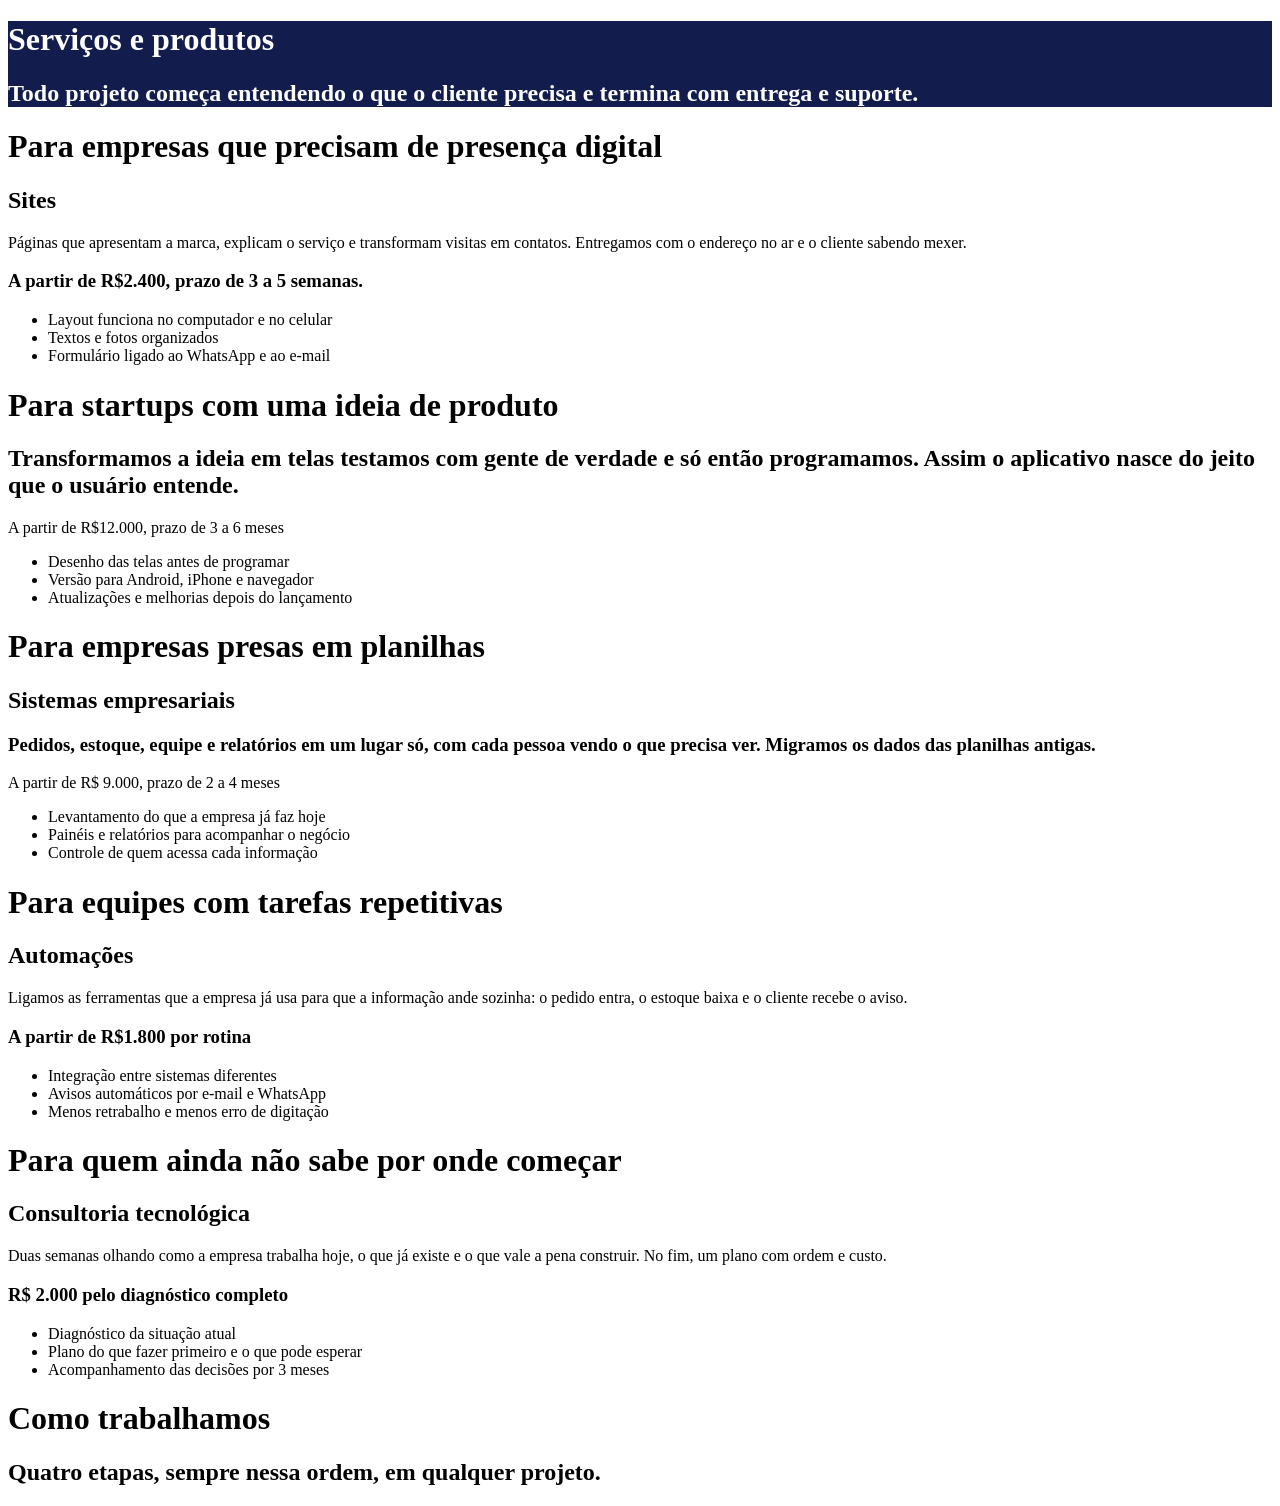
<file: serviços/index.html>
<!DOCTYPE html>
<html lang="en">
<head>
    <meta charset="UTF-8">
    <meta name="viewport" content="width=device-width, initial-scale=1.0">
    <title>Document</title>
    <link rel="stylesheet" href="style.css">
</head>
<body>
    <nav class="navbar">
        
    </nav>
    <div class="servicosEProdutos">
        <h1>Serviços e produtos</h1>
        <h2>Todo projeto começa entendendo o que o cliente precisa e termina com
             entrega e suporte.</h2>
    </div>
    <div class="sites">
        <h1>Para empresas que precisam de presença digital</h1>
        <h2>Sites</h2>
        <p>Páginas que apresentam a marca, explicam o serviço e
            transformam visitas em contatos. Entregamos com o 
            endereço no ar e o cliente sabendo mexer.</p>

            <h3>A partir de R$2.400, prazo de 3 a 5 semanas.</h3>

            <ul>
                <li>Layout funciona no computador e no celular</li>
                <li>Textos e fotos organizados</li>
                <li>Formulário ligado ao WhatsApp e ao e-mail</li>
            </ul>
    </div>
    <div class="aplicativos">
        <h1>Para startups com uma ideia de produto</h1>
        <h2>Transformamos a ideia em telas testamos com gente de
            verdade e só então programamos. Assim o aplicativo nasce
            do jeito que o usuário entende.
        </h2>
        <p>A partir de R$12.000, prazo de 3 a 6 meses</p>
        <ul>
            <li>Desenho das telas antes de programar</li>
            <li>Versão para Android, iPhone e navegador</li>
            <li>Atualizações e melhorias depois do lançamento</li>
        </ul>
    </div>
        <div class="sistemasEmpresariais">
            <h1>Para empresas presas em planilhas</h1>
            <h2>Sistemas empresariais</h2>
            <h3>Pedidos, estoque, equipe e relatórios em um lugar só, com
                cada pessoa vendo o que precisa ver. Migramos os dados das
                 planilhas antigas.</h3>
                 <p>A partir de R$ 9.000, prazo de 2 a 4 meses</p>
                 <ul>
                    <li>Levantamento do que a empresa já faz hoje</li>
                    <li>Painéis e relatórios para acompanhar o negócio</li>
                    <li>Controle de quem acessa cada informação</li>
                 </ul>
        </div>
        <div class="automacoes">
            <h1>Para equipes com tarefas repetitivas</h1>
            <h2>Automações</h2>
            <p>Ligamos as ferramentas que a empresa já usa para que a
                informação ande sozinha: o pedido entra, o estoque baixa e o
                cliente recebe o aviso.
            </p>
            <h3>A partir de R$1.800 por rotina</h3>
            <ul>
                <li>Integração entre sistemas diferentes</li>
                <li>Avisos automáticos por e-mail e WhatsApp</li>
                <li>Menos retrabalho e menos erro de digitação</li>
            </ul>
        </div>
        <div class="consultoriaTecnologica">
            <h1>Para quem ainda não sabe por onde começar</h1>
            <h2>Consultoria tecnológica</h2>
            <p>Duas semanas olhando como a empresa trabalha hoje, o que
                 já existe e o que vale a pena construir. No fim, um plano com
                  ordem e custo.</p>
                  <h3>R$ 2.000 pelo diagnóstico completo</h3>
                  <ul>
                    <li>Diagnóstico da situação atual</li>
                    <li>Plano do que fazer primeiro e o que pode esperar</li>
                    <li>Acompanhamento das decisões por 3 meses</li>
                  </ul>
        </div>
        <div class="comoTrabalhamos">
            <h1>Como trabalhamos</h1>
            <h2>Quatro etapas, sempre nessa ordem, em qualquer projeto.</h2>
            
        </div>
    <footer>

    </footer>
</body>
</html>
</file>
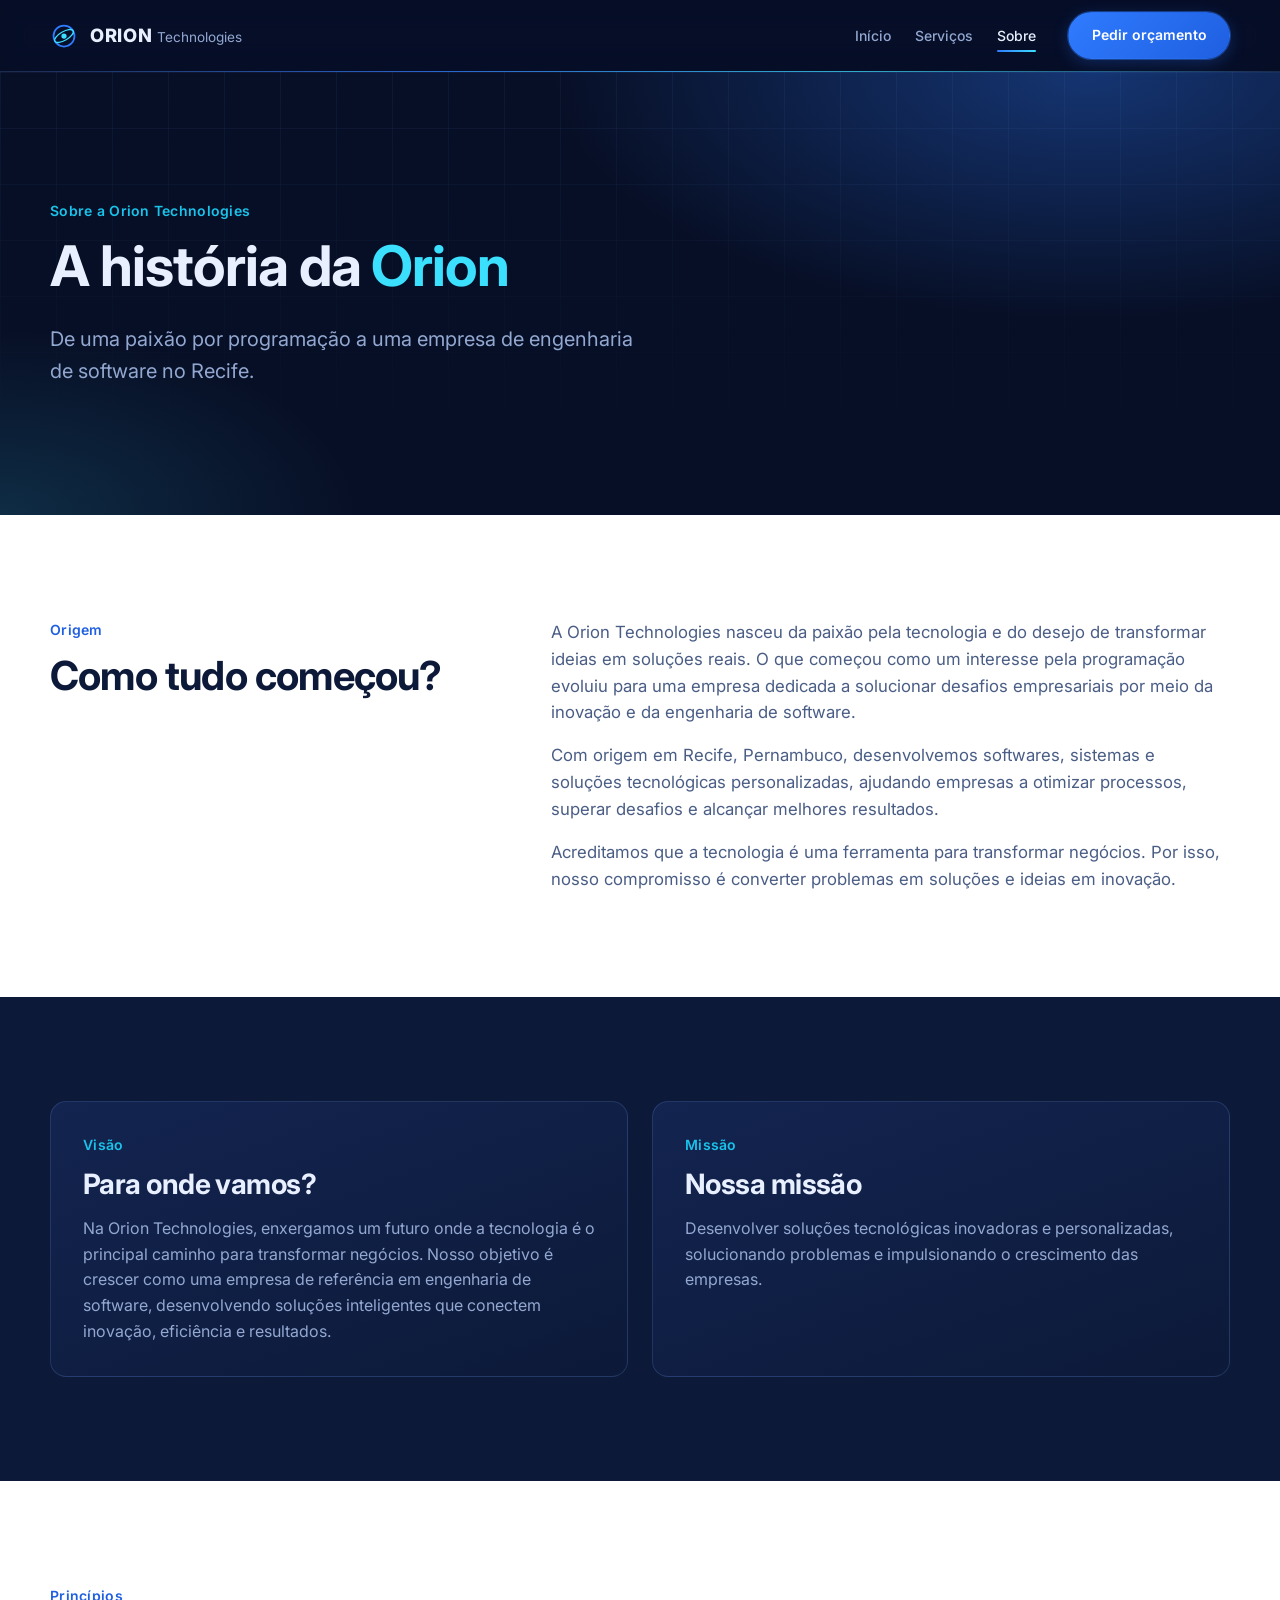
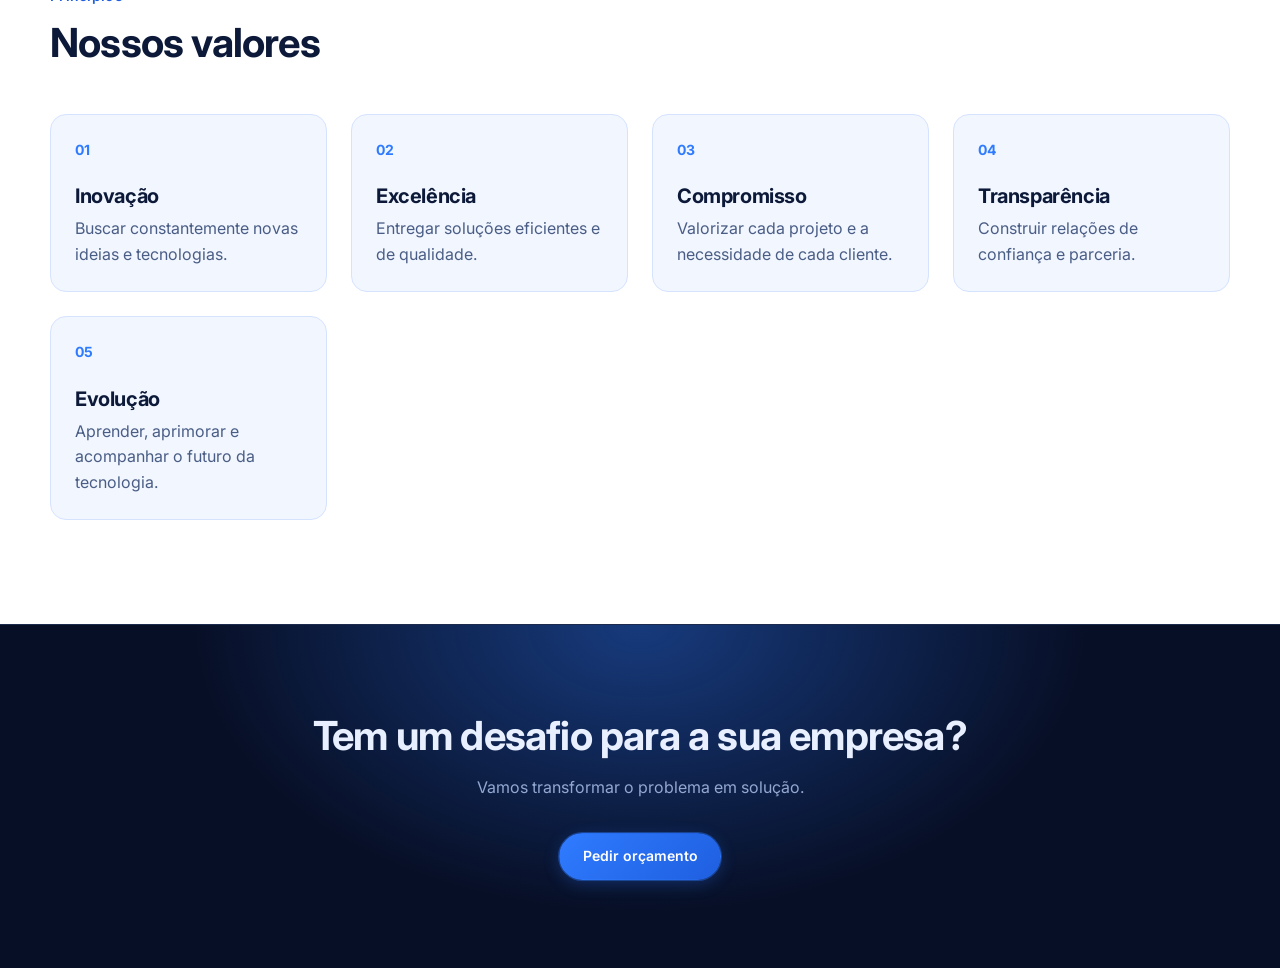
<file: sobre/index.html>
<!DOCTYPE html>
<html lang="pt-BR">
<head>
    <meta charset="UTF-8">
    <meta name="viewport" content="width=device-width, initial-scale=1.0">
    <title>Sobre | ORION Technologies</title>
    <meta name="description" content="Conheça a história, a missão e os valores da Orion Technologies, empresa de engenharia de software do Recife.">

    <link rel="preconnect" href="https://fonts.googleapis.com">
    <link rel="preconnect" href="https://fonts.gstatic.com" crossorigin>
    <link href="https://fonts.googleapis.com/css2?family=Inter:wght@400;500;600;700;800&display=swap" rel="stylesheet">
    <link rel="stylesheet" href="../base.css">
    <link rel="stylesheet" href="style.css">
</head>
<body>
    <header class="navbar">
        <div class="container navbar__inner">

            <a href="../inicio/index.html" class="navbar__logo" aria-label="ORION Technologies - página inicial">
                <svg class="navbar__logo-mark" viewBox="0 0 32 32" fill="none" aria-hidden="true">
                    <circle cx="16" cy="16" r="12" stroke="#2f7bff" stroke-width="2"/>
                    <ellipse cx="16" cy="16" rx="12" ry="5" transform="rotate(-30 16 16)" stroke="#3be0ff" stroke-width="1.5"/>
                    <circle cx="16" cy="16" r="3" fill="#3be0ff"/>
                </svg>
                <span>ORION <small>Technologies</small></span>
            </a>

            <button class="navbar__toggle" type="button"
                    aria-expanded="false" aria-controls="navbar-menu" aria-label="Abrir menu">
                <span class="navbar__toggle-bar"></span>
            </button>

            <div class="navbar__menu" id="navbar-menu">
                <nav aria-label="Navegação principal">
                    <ul class="navbar__links">
                        <li><a class="navbar__link" href="../inicio/index.html">Início</a></li>
                        <li><a class="navbar__link" href="../serviços/index.html">Serviços</a></li>
                        <li><a class="navbar__link" href="../sobre/index.html" aria-current="page">Sobre</a></li>
                    </ul>
                </nav>
                <a class="btn btn-primary"
                   href="https://wa.me/5581999999999?text=Olá!%20Gostaria%20de%20pedir%20um%20orçamento."
                   target="_blank" rel="noopener">Pedir orçamento</a>
            </div>

        </div>
    </header>

    <main>
        <section class="hero">
            <div class="container">
                <p class="eyebrow">Sobre a Orion Technologies</p>
                <h1>A história da <span class="hero__accent">Orion</span></h1>
                <p class="hero__lead">De uma paixão por programação a uma empresa de engenharia de software no Recife.</p>
            </div>
        </section>

        <!-- Como tudo começou -->
        <section class="section section--light">
            <div class="container split">
                <div>
                    <p class="eyebrow">Origem</p>
                    <h2>Como tudo começou?</h2>
                </div>
                <div class="prose">
                    <p>A Orion Technologies nasceu da paixão pela tecnologia e do desejo de transformar ideias em soluções reais. O que começou como um interesse pela programação evoluiu para uma empresa dedicada a solucionar desafios empresariais por meio da inovação e da engenharia de software.</p>
                    <p>Com origem em Recife, Pernambuco, desenvolvemos softwares, sistemas e soluções tecnológicas personalizadas, ajudando empresas a otimizar processos, superar desafios e alcançar melhores resultados.</p>
                    <p>Acreditamos que a tecnologia é uma ferramenta para transformar negócios. Por isso, nosso compromisso é converter problemas em soluções e ideias em inovação.</p>
                </div>
            </div>
        </section>

        <!-- Visão e missão -->
        <section class="section section--dark">
            <div class="container cards-2">
                <article class="panel">
                    <p class="eyebrow">Visão</p>
                    <h2>Para onde vamos?</h2>
                    <p>Na Orion Technologies, enxergamos um futuro onde a tecnologia é o principal caminho para transformar negócios. Nosso objetivo é crescer como uma empresa de referência em engenharia de software, desenvolvendo soluções inteligentes que conectem inovação, eficiência e resultados.</p>
                </article>
                <article class="panel">
                    <p class="eyebrow">Missão</p>
                    <h2>Nossa missão</h2>
                    <p>Desenvolver soluções tecnológicas inovadoras e personalizadas, solucionando problemas e impulsionando o crescimento das empresas.</p>
                </article>
            </div>
        </section>

        <!-- Valores -->
        <section class="section section--light">
            <div class="container">
                <div class="section__head">
                    <p class="eyebrow">Princípios</p>
                    <h2>Nossos valores</h2>
                </div>
                <ul class="values">
                    <li class="value">
                        <span class="value__num">01</span>
                        <h3>Inovação</h3>
                        <p>Buscar constantemente novas ideias e tecnologias.</p>
                    </li>
                    <li class="value">
                        <span class="value__num">02</span>
                        <h3>Excelência</h3>
                        <p>Entregar soluções eficientes e de qualidade.</p>
                    </li>
                    <li class="value">
                        <span class="value__num">03</span>
                        <h3>Compromisso</h3>
                        <p>Valorizar cada projeto e a necessidade de cada cliente.</p>
                    </li>
                    <li class="value">
                        <span class="value__num">04</span>
                        <h3>Transparência</h3>
                        <p>Construir relações de confiança e parceria.</p>
                    </li>
                    <li class="value">
                        <span class="value__num">05</span>
                        <h3>Evolução</h3>
                        <p>Aprender, aprimorar e acompanhar o futuro da tecnologia.</p>
                    </li>
                </ul>
            </div>
        </section>

        <section class="cta">
            <div class="container cta__inner">
                <h2>Tem um desafio para a sua empresa?</h2>
                <p>Vamos transformar o problema em solução.</p>
                <a class="btn btn-primary"
                   href="https://wa.me/5581999999999?text=Olá!%20Gostaria%20de%20pedir%20um%20orçamento."
                   target="_blank" rel="noopener">Pedir orçamento</a>
            </div>
        </section>

    </main>

    <script src="../nav.js"></script>
</body>
</html>
</file>
<file: serviços/style.css>
.servicosEProdutos{
    background-color: rgb(18, 29, 78);
    color: white
}
.sites{

}
.aplicativos{

}
.sistemasEmpresariais{

}
.automacoes{

}
.consultoriaTecnologica{

}
.comoTrabalhamos{

}
</file>
<file: base.css>
:root {
    /* Azul Orion (cor principal) */
    --orion-50:  #eaf2ff;
    --orion-100: #cfe0ff;
    --orion-300: #7aa9ff;
    --orion-500: #2f7bff;   /* azul elétrico — cor de marca */
    --orion-600: #1f5fe0;
    --orion-700: #1747b0;

    /* Ciano (acento tecnológico, usar com moderação) */
    --accent-400: #3be0ff;
    --accent-500: #19c3ea;

    /* Fundos: azul-marinho profundo, em camadas */
    --bg-base:     #070f26;
    --bg-surface:  #0c1938;
    --bg-elevated: #132450;
    --border:      rgba(122, 169, 255, 0.18);
    --border-strong: rgba(122, 169, 255, 0.35);

    /* Texto */
    --text:        #e8efff;
    --text-muted:  #93a8d1;
    --text-on-brand: #ffffff;

    /* Estados */
    --success: #34d399;
    --warning: #fbbf24;
    --danger:  #f87171;

    /* Tipografia */
    --font-sans: "Inter", system-ui, -apple-system, "Segoe UI", Roboto, sans-serif;
    --text-sm:   0.875rem;
    --text-base: 1rem;
    --text-lg:   1.25rem;
    --text-xl:   1.75rem;
    --text-2xl:  2.5rem;
    --text-3xl:  3.5rem;

    /* Espaçamento (escala de 4px) */
    --space-1: 0.25rem;
    --space-2: 0.5rem;
    --space-3: 0.75rem;
    --space-4: 1rem;
    --space-6: 1.5rem;
    --space-8: 2rem;
    --space-12: 3rem;
    --space-16: 4rem;

    /* Forma e efeitos */
    --radius-sm: 6px;
    --radius-md: 10px;
    --radius-lg: 16px;
    --radius-full: 999px;
    --glow-brand: 0 0 0 1px rgba(47, 123, 255, 0.5), 0 8px 28px rgba(47, 123, 255, 0.35);
    --transition: 180ms ease;

    /* Layout */
    --container: 1180px;
    --navbar-height: 72px;
}
*,
*::before,
*::after {
    box-sizing: border-box;
}

* {
    margin: 0;
}

html {
    scroll-behavior: smooth;
    scroll-padding-top: var(--navbar-height);
    -webkit-text-size-adjust: 100%;
}

body {
    min-height: 100vh;
    font-family: var(--font-sans);
    font-size: var(--text-base);
    line-height: 1.6;
    color: var(--text);
    background-color: var(--bg-base);
    -webkit-font-smoothing: antialiased;
}

img,
svg,
video {
    display: block;
    max-width: 100%;
}

ul {
    padding: 0;
    list-style: none;
}

a {
    color: inherit;
    text-decoration: none;
}

button,
input,
textarea,
select {
    font: inherit;
    color: inherit;
}

button {
    cursor: pointer;
}

/* Foco visível para teclado (acessibilidade) */
:focus-visible {
    outline: 2px solid var(--accent-400);
    outline-offset: 3px;
    border-radius: var(--radius-sm);
}

/* ---------- Tipografia ---------- */
h1, h2, h3, h4 {
    line-height: 1.15;
    letter-spacing: -0.02em;
    font-weight: 700;
}

h1 { font-size: clamp(var(--text-2xl), 5vw, var(--text-3xl)); }
h2 { font-size: clamp(1.75rem, 3.5vw, var(--text-2xl)); }
h3 { font-size: var(--text-xl); }
h4 { font-size: var(--text-lg); }

p {
    max-width: 68ch;
    color: var(--text-muted);
}

/* ---------- Utilitários de layout ---------- */
.container {
    width: min(100% - 2 * var(--space-6), var(--container));
    margin-inline: auto;
}

.sr-only {
    position: absolute;
    width: 1px;
    height: 1px;
    overflow: hidden;
    clip: rect(0, 0, 0, 0);
    white-space: nowrap;
}

/* ---------- Botões ---------- */
.btn {
    display: inline-flex;
    align-items: center;
    justify-content: center;
    gap: var(--space-2);
    padding: 0.7rem 1.4rem;
    font-size: var(--text-sm);
    font-weight: 600;
    border: 1px solid transparent;
    border-radius: var(--radius-full);
    transition: transform var(--transition), box-shadow var(--transition),
                background-color var(--transition), border-color var(--transition);
}

.btn:active {
    transform: translateY(1px);
}

.btn-primary {
    color: var(--text-on-brand);
    background: linear-gradient(135deg, var(--orion-500), var(--orion-600));
    box-shadow: 0 0 0 1px rgba(47, 123, 255, 0.4), 0 4px 16px rgba(47, 123, 255, 0.25);
}

.btn-primary:hover {
    box-shadow: var(--glow-brand);
    transform: translateY(-1px);
}

.btn-outline {
    color: var(--text);
    border-color: var(--border-strong);
    background: transparent;
}

.btn-outline:hover {
    border-color: var(--accent-400);
    background: rgba(59, 224, 255, 0.08);
}


.navbar {
    position: sticky;
    top: 0;
    z-index: 100;
    height: var(--navbar-height);
    background: rgba(7, 15, 38, 0.72);
    backdrop-filter: blur(14px) saturate(140%);
    -webkit-backdrop-filter: blur(14px) saturate(140%);
    border-bottom: 1px solid var(--border);
}

/* Linha de luz na base da navbar */
.navbar::after {
    content: "";
    position: absolute;
    inset: auto 0 -1px 0;
    height: 1px;
    background: linear-gradient(90deg, transparent, var(--orion-500), var(--accent-400), transparent);
    opacity: 0.7;
}

.navbar__inner {
    display: flex;
    align-items: center;
    justify-content: space-between;
    gap: var(--space-8);
    height: 100%;
}

/* Logo */
.navbar__logo {
    display: inline-flex;
    align-items: center;
    gap: var(--space-3);
    font-size: 1.15rem;
    font-weight: 800;
    letter-spacing: 0.04em;
}

.navbar__logo-mark {
    width: 28px;
    height: 28px;
    flex-shrink: 0;
}

.navbar__logo small {
    font-size: 0.85rem;
    font-weight: 400;
    letter-spacing: 0;
    color: var(--text-muted);
}

/* Links */
.navbar__menu {
    display: flex;
    align-items: center;
    gap: var(--space-8);
    margin-left: auto;
}

.navbar__links {
    display: flex;
    align-items: center;
    gap: var(--space-6);
}

.navbar__link {
    position: relative;
    padding: var(--space-2) 0;
    font-size: var(--text-sm);
    font-weight: 500;
    color: var(--text-muted);
    transition: color var(--transition);
}

.navbar__link::after {
    content: "";
    position: absolute;
    left: 0;
    bottom: 0;
    width: 100%;
    height: 2px;
    border-radius: var(--radius-full);
    background: linear-gradient(90deg, var(--orion-500), var(--accent-400));
    transform: scaleX(0);
    transform-origin: left;
    transition: transform var(--transition);
}

.navbar__link:hover,
.navbar__link[aria-current="page"] {
    color: var(--text);
}

.navbar__link:hover::after,
.navbar__link[aria-current="page"]::after {
    transform: scaleX(1);
}

/* Botão do menu mobile */
.navbar__toggle {
    display: none;
    width: 42px;
    height: 42px;
    padding: 0;
    align-items: center;
    justify-content: center;
    background: transparent;
    border: 1px solid var(--border);
    border-radius: var(--radius-md);
}

.navbar__toggle-bar,
.navbar__toggle-bar::before,
.navbar__toggle-bar::after {
    display: block;
    width: 18px;
    height: 2px;
    background: var(--text);
    border-radius: 2px;
    transition: transform var(--transition), background-color var(--transition);
}

.navbar__toggle-bar {
    position: relative;
}

.navbar__toggle-bar::before,
.navbar__toggle-bar::after {
    content: "";
    position: absolute;
    left: 0;
}

.navbar__toggle-bar::before { top: -6px; }
.navbar__toggle-bar::after  { top: 6px; }

.navbar__toggle[aria-expanded="true"] .navbar__toggle-bar {
    background: transparent;
}

.navbar__toggle[aria-expanded="true"] .navbar__toggle-bar::before {
    transform: translateY(6px) rotate(45deg);
}

.navbar__toggle[aria-expanded="true"] .navbar__toggle-bar::after {
    transform: translateY(-6px) rotate(-45deg);
}

/* ---------- Navbar responsiva ---------- */
@media (max-width: 820px) {
    .navbar__toggle {
        display: inline-flex;
    }

    .navbar__menu {
        position: absolute;
        top: 100%;
        left: 0;
        right: 0;
        flex-direction: column;
        align-items: stretch;
        gap: var(--space-6);
        padding: var(--space-6);
        background: var(--bg-surface);
        border-bottom: 1px solid var(--border);
        display: none;
    }

    .navbar__menu.is-open {
        display: flex;
    }

    .navbar__links {
        flex-direction: column;
        align-items: stretch;
        gap: var(--space-2);
    }

    .navbar__link {
        padding: var(--space-3) 0;
        font-size: var(--text-base);
    }

    .navbar__link::after {
        display: none;
    }

    .navbar__link[aria-current="page"] {
        color: var(--accent-400);
    }

    .navbar__menu .btn {
        width: 100%;
    }
}


@media (prefers-reduced-motion: reduce) {
    html {
        scroll-behavior: auto;
    }

    *,
    *::before,
    *::after {
        transition-duration: 0.01ms !important;
        animation-duration: 0.01ms !important;
    }
}
</file>
<file: sobre/style.css>
:root {
    --light-bg: #ffffff;
    --light-soft: #f1f6ff;
    --light-text: #0c1938;
    --light-muted: #4a5d85;
    --light-border: #d6e3ff;
}

/* ---------- Elementos comuns ---------- */
.eyebrow {
    margin-bottom: var(--space-3);
    font-size: var(--text-sm);
    font-weight: 600;
    letter-spacing: 0.02em;
    color: var(--accent-500);
}

.section {
    padding-block: clamp(var(--space-12), 9vw, 6.5rem);
}

.section--light {
    background: var(--light-bg);
    color: var(--light-text);
}

.section--light p {
    color: var(--light-muted);
}

.section--light .eyebrow {
    color: var(--orion-600);
}

.section--dark {
    background: var(--bg-surface);
}

.section__head {
    margin-bottom: var(--space-12);
}

/* ---------- Hero ---------- */
.hero {
    position: relative;
    overflow: hidden;
    padding-block: clamp(4rem, 12vw, 8rem);
    background:
        radial-gradient(60% 80% at 85% 0%, rgba(47, 123, 255, 0.35), transparent 70%),
        radial-gradient(40% 60% at 0% 100%, rgba(59, 224, 255, 0.14), transparent 70%),
        var(--bg-base);
}

/* Grade tecnológica sutil */
.hero::before {
    content: "";
    position: absolute;
    inset: 0;
    background-image:
        linear-gradient(var(--border) 1px, transparent 1px),
        linear-gradient(90deg, var(--border) 1px, transparent 1px);
    background-size: 56px 56px;
    opacity: 0.35;
    mask-image: linear-gradient(to bottom, #000 0%, transparent 85%);
    -webkit-mask-image: linear-gradient(to bottom, #000 0%, transparent 85%);
}

.hero .container {
    position: relative;
}

.hero h1 {
    max-width: 14ch;
}

.hero__accent {
    color: var(--accent-400);
}

.hero__lead {
    max-width: 46ch;
    margin-top: var(--space-6);
    font-size: var(--text-lg);
    color: var(--text-muted);
}

/* ---------- Origem (2 colunas) ---------- */
.split {
    display: grid;
    grid-template-columns: 1fr 1.5fr;
    gap: var(--space-12);
    align-items: start;
}

.prose p + p {
    margin-top: var(--space-4);
}

.prose p {
    font-size: 1.05rem;
    max-width: 62ch;
}

/* ---------- Visão e missão ---------- */
.cards-2 {
    display: grid;
    grid-template-columns: repeat(2, 1fr);
    gap: var(--space-6);
}

.panel {
    padding: var(--space-8);
    background: linear-gradient(160deg, var(--bg-elevated), var(--bg-surface));
    border: 1px solid var(--border);
    border-radius: var(--radius-lg);
    transition: border-color var(--transition), transform var(--transition);
}

.panel:hover {
    border-color: var(--orion-500);
    transform: translateY(-3px);
}

.panel h2 {
    margin-bottom: var(--space-4);
    font-size: var(--text-xl);
}

/* ---------- Valores ---------- */
.values {
    display: grid;
    grid-template-columns: repeat(auto-fit, minmax(240px, 1fr));
    gap: var(--space-6);
}

.value {
    padding: var(--space-6);
    background: var(--light-soft);
    border: 1px solid var(--light-border);
    border-radius: var(--radius-lg);
    transition: border-color var(--transition), box-shadow var(--transition), transform var(--transition);
}

.value:hover {
    border-color: var(--orion-500);
    box-shadow: 0 10px 30px rgba(47, 123, 255, 0.14);
    transform: translateY(-3px);
}

.value__num {
    display: block;
    margin-bottom: var(--space-6);
    font-size: var(--text-sm);
    font-weight: 700;
    color: var(--orion-500);
}

.value h3 {
    margin-bottom: var(--space-2);
    font-size: var(--text-lg);
    color: var(--light-text);
}

/* ---------- Chamada final ---------- */
.cta {
    padding-block: clamp(var(--space-12), 8vw, 5.5rem);
    text-align: center;
    background:
        radial-gradient(50% 120% at 50% 0%, rgba(47, 123, 255, 0.4), transparent 70%),
        var(--bg-base);
    border-top: 1px solid var(--border);
}

.cta__inner {
    display: flex;
    flex-direction: column;
    align-items: center;
    gap: var(--space-4);
}

.cta__inner p {
    margin-bottom: var(--space-4);
}

/* ---------- Responsivo ---------- */
@media (max-width: 820px) {
    .split,
    .cards-2 {
        grid-template-columns: 1fr;
        gap: var(--space-6);
    }

    .panel {
        padding: var(--space-6);
    }
}
</file>
